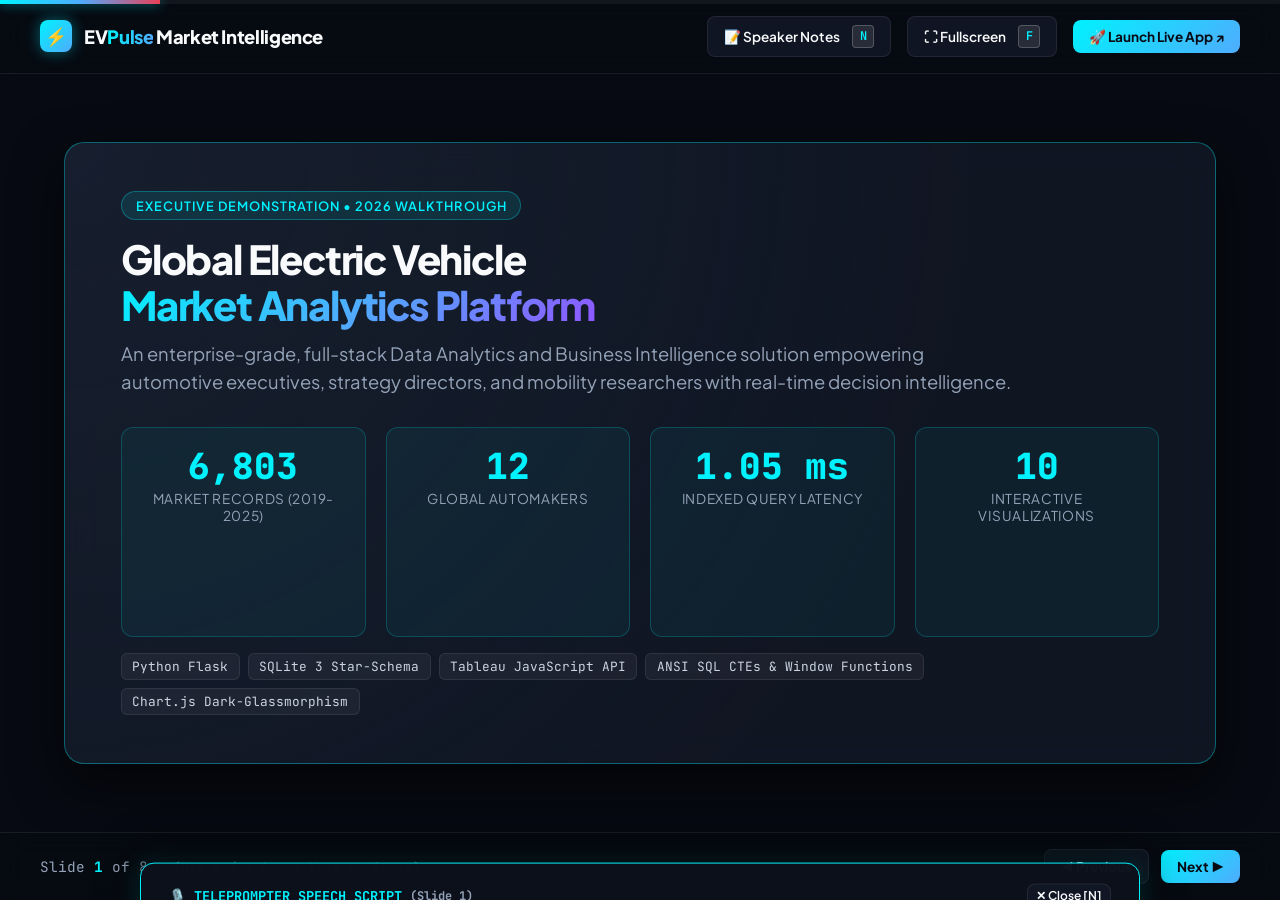
<file: web_app/templates/presentation.html>
<!DOCTYPE html>
<html lang="en">
<head>
  <meta charset="UTF-8">
  <meta name="viewport" content="width=device-width, initial-scale=1.0">
  <title>Executive Presentation Deck | Global EV Market Analytics</title>
  <meta name="description" content="Executive slide deck for Global Electric Vehicle Market Analytics Platform demonstration.">
  
  <!-- Google Fonts -->
  <link rel="preconnect" href="https://fonts.googleapis.com">
  <link rel="preconnect" href="https://fonts.gstatic.com" crossorigin>
  <link href="https://fonts.googleapis.com/css2?family=Plus+Jakarta+Sans:wght@300;400;500;600;700;800&family=JetBrains+Mono:wght@400;500;600&display=swap" rel="stylesheet">

  <style>
    :root {
      --bg-dark: #070A12;
      --bg-card: rgba(18, 24, 38, 0.85);
      --bg-card-hover: rgba(26, 35, 54, 0.95);
      --border-subtle: rgba(255, 255, 255, 0.08);
      --border-glow: rgba(0, 242, 254, 0.35);
      --accent-cyan: #00F2FE;
      --accent-blue: #4FACFE;
      --accent-violet: #8A2387;
      --accent-pink: #E94057;
      --accent-amber: #F27121;
      --accent-emerald: #10B981;
      --text-main: #F8FAFC;
      --text-muted: #94A3B8;
      --font-heading: 'Plus Jakarta Sans', -apple-system, sans-serif;
      --font-mono: 'JetBrains Mono', monospace;
      --transition: all 0.3s cubic-bezier(0.16, 1, 0.3, 1);
    }

    * {
      box-sizing: border-box;
      margin: 0;
      padding: 0;
    }

    body {
      background-color: var(--bg-dark);
      color: var(--text-main);
      font-family: var(--font-heading);
      overflow: hidden;
      height: 100vh;
      width: 100vw;
      display: flex;
      flex-direction: column;
      user-select: none;
    }

    /* Top Progress Bar */
    .progress-bar-container {
      position: fixed;
      top: 0;
      left: 0;
      width: 100%;
      height: 4px;
      background: rgba(255, 255, 255, 0.05);
      z-index: 100;
    }
    .progress-bar {
      height: 100%;
      width: 12.5%;
      background: linear-gradient(90deg, var(--accent-cyan), var(--accent-blue), var(--accent-pink));
      transition: width 0.4s ease;
      box-shadow: 0 0 12px rgba(0, 242, 254, 0.6);
    }

    /* Top Header Bar */
    .deck-header {
      display: flex;
      justify-content: space-between;
      align-items: center;
      padding: 1rem 2.5rem;
      border-bottom: 1px solid var(--border-subtle);
      background: rgba(7, 10, 18, 0.8);
      backdrop-filter: blur(12px);
      z-index: 50;
    }

    .brand {
      display: flex;
      align-items: center;
      gap: 0.75rem;
      font-weight: 800;
      font-size: 1.15rem;
      letter-spacing: -0.02em;
    }
    .brand-icon {
      width: 32px;
      height: 32px;
      border-radius: 8px;
      background: linear-gradient(135deg, var(--accent-cyan), var(--accent-blue));
      display: flex;
      align-items: center;
      justify-content: center;
      font-size: 1.1rem;
      box-shadow: 0 0 15px rgba(0, 242, 254, 0.4);
    }
    .brand span {
      background: linear-gradient(90deg, var(--accent-cyan), var(--accent-blue));
      -webkit-background-clip: text;
      -webkit-text-fill-color: transparent;
    }

    .header-controls {
      display: flex;
      align-items: center;
      gap: 1rem;
    }

    .btn {
      padding: 0.5rem 1rem;
      font-family: var(--font-heading);
      font-size: 0.85rem;
      font-weight: 600;
      border-radius: 8px;
      cursor: pointer;
      border: 1px solid var(--border-subtle);
      background: var(--bg-card);
      color: var(--text-main);
      display: inline-flex;
      align-items: center;
      gap: 0.5rem;
      transition: var(--transition);
      text-decoration: none;
    }
    .btn:hover {
      background: var(--bg-card-hover);
      border-color: var(--border-glow);
      box-shadow: 0 0 10px rgba(0, 242, 254, 0.25);
    }
    .btn-primary {
      background: linear-gradient(135deg, #00F2FE, #4FACFE);
      color: #070A12;
      border: none;
      font-weight: 700;
    }
    .btn-primary:hover {
      box-shadow: 0 0 15px rgba(0, 242, 254, 0.5);
      transform: translateY(-1px);
    }

    /* Slide Deck Container */
    .deck-viewport {
      flex: 1;
      position: relative;
      overflow: hidden;
      display: flex;
      align-items: center;
      justify-content: center;
      padding: 2rem;
    }

    .slide {
      position: absolute;
      width: 90%;
      max-width: 1280px;
      height: 82%;
      max-height: 720px;
      opacity: 0;
      transform: scale(0.96) translateY(20px);
      pointer-events: none;
      transition: all 0.45s cubic-bezier(0.16, 1, 0.3, 1);
      display: flex;
      flex-direction: column;
      justify-content: space-between;
      background: radial-gradient(circle at top left, rgba(30, 41, 59, 0.5), transparent 70%), var(--bg-card);
      border: 1px solid var(--border-subtle);
      border-radius: 20px;
      padding: 3rem 3.5rem;
      box-shadow: 0 20px 50px rgba(0, 0, 0, 0.6);
      backdrop-filter: blur(20px);
    }

    .slide.active {
      opacity: 1;
      transform: scale(1) translateY(0);
      pointer-events: auto;
      border-color: var(--border-glow);
    }

    /* Slide Components */
    .slide-badge {
      display: inline-flex;
      align-items: center;
      gap: 0.5rem;
      padding: 0.35rem 0.85rem;
      border-radius: 9999px;
      background: rgba(0, 242, 254, 0.1);
      border: 1px solid rgba(0, 242, 254, 0.3);
      color: var(--accent-cyan);
      font-size: 0.8rem;
      font-weight: 600;
      text-transform: uppercase;
      letter-spacing: 0.08em;
      margin-bottom: 1rem;
      width: fit-content;
    }

    .slide-title {
      font-size: 2.5rem;
      font-weight: 800;
      line-height: 1.15;
      letter-spacing: -0.03em;
      margin-bottom: 0.75rem;
    }
    .slide-title .gradient-text {
      background: linear-gradient(135deg, #00F2FE 0%, #4FACFE 50%, #9055FF 100%);
      -webkit-background-clip: text;
      -webkit-text-fill-color: transparent;
    }

    .slide-subtitle {
      font-size: 1.15rem;
      color: var(--text-muted);
      line-height: 1.5;
      max-width: 900px;
      margin-bottom: 2rem;
    }

    /* Grid Layouts inside slides */
    .grid-2 {
      display: grid;
      grid-template-columns: 1fr 1fr;
      gap: 1.75rem;
      align-items: stretch;
      flex: 1;
    }
    .grid-3 {
      display: grid;
      grid-template-columns: repeat(3, 1fr);
      gap: 1.5rem;
      align-items: stretch;
      flex: 1;
    }
    .grid-4 {
      display: grid;
      grid-template-columns: repeat(4, 1fr);
      gap: 1.25rem;
      align-items: stretch;
      flex: 1;
    }

    .card {
      background: rgba(10, 15, 26, 0.6);
      border: 1px solid var(--border-subtle);
      border-radius: 14px;
      padding: 1.5rem;
      display: flex;
      flex-direction: column;
      justify-content: space-between;
      transition: var(--transition);
      position: relative;
      overflow: hidden;
    }
    .card:hover {
      border-color: rgba(0, 242, 254, 0.4);
      transform: translateY(-2px);
      box-shadow: 0 10px 25px rgba(0, 0, 0, 0.4);
    }
    .card-accent-border {
      position: absolute;
      top: 0;
      left: 0;
      right: 0;
      height: 3px;
      background: linear-gradient(90deg, var(--accent-cyan), var(--accent-blue));
    }
    .card-title {
      font-size: 1.2rem;
      font-weight: 700;
      margin-bottom: 0.5rem;
      display: flex;
      align-items: center;
      gap: 0.5rem;
    }
    .card-text {
      color: var(--text-muted);
      font-size: 0.95rem;
      line-height: 1.5;
    }

    .stat-box {
      background: rgba(0, 242, 254, 0.05);
      border: 1px solid rgba(0, 242, 254, 0.2);
      border-radius: 12px;
      padding: 1.25rem;
      text-align: center;
    }
    .stat-number {
      font-size: 2.25rem;
      font-weight: 800;
      color: var(--accent-cyan);
      font-family: var(--font-mono);
      line-height: 1;
      margin-bottom: 0.35rem;
    }
    .stat-label {
      color: var(--text-muted);
      font-size: 0.85rem;
      text-transform: uppercase;
      letter-spacing: 0.05em;
    }

    .pill-list {
      display: flex;
      flex-wrap: wrap;
      gap: 0.5rem;
      margin-top: 1rem;
    }
    .pill {
      background: rgba(255, 255, 255, 0.05);
      border: 1px solid var(--border-subtle);
      padding: 0.25rem 0.65rem;
      border-radius: 6px;
      font-size: 0.8rem;
      font-family: var(--font-mono);
      color: #CBD5E1;
    }

    /* Bottom Controller Bar */
    .deck-footer {
      display: flex;
      justify-content: space-between;
      align-items: center;
      padding: 1rem 2.5rem;
      border-top: 1px solid var(--border-subtle);
      background: rgba(7, 10, 18, 0.8);
      backdrop-filter: blur(12px);
      z-index: 50;
    }

    .slide-counter {
      font-family: var(--font-mono);
      color: var(--text-muted);
      font-size: 0.9rem;
    }
    .slide-counter strong {
      color: var(--accent-cyan);
    }

    .nav-buttons {
      display: flex;
      align-items: center;
      gap: 0.75rem;
    }

    /* Speaker Notes Box (Teleprompter overlay) */
    .speaker-notes-drawer {
      position: fixed;
      bottom: 70px;
      left: 50%;
      transform: translateX(-50%) translateY(120%);
      width: 80%;
      max-width: 1000px;
      background: rgba(13, 17, 27, 0.98);
      border: 1px solid var(--accent-cyan);
      box-shadow: 0 -10px 40px rgba(0, 0, 0, 0.8), 0 0 25px rgba(0, 242, 254, 0.25);
      border-radius: 14px;
      padding: 1.25rem 1.75rem;
      z-index: 90;
      transition: transform 0.35s cubic-bezier(0.16, 1, 0.3, 1);
    }
    .speaker-notes-drawer.open {
      transform: translateX(-50%) translateY(0);
    }
    .notes-header {
      display: flex;
      justify-content: space-between;
      align-items: center;
      margin-bottom: 0.5rem;
      padding-bottom: 0.5rem;
      border-bottom: 1px solid var(--border-subtle);
    }
    .notes-title {
      font-size: 0.85rem;
      color: var(--accent-cyan);
      font-family: var(--font-mono);
      font-weight: 700;
      display: flex;
      align-items: center;
      gap: 0.5rem;
    }
    .notes-content {
      font-size: 1.05rem;
      line-height: 1.6;
      color: #E2E8F0;
      max-height: 120px;
      overflow-y: auto;
    }

    /* Keyboard shortcuts helper badge */
    .kbd-shortcut {
      background: rgba(255, 255, 255, 0.1);
      border: 1px solid rgba(255, 255, 255, 0.2);
      border-radius: 4px;
      padding: 0.15rem 0.4rem;
      font-size: 0.75rem;
      font-family: var(--font-mono);
      color: var(--accent-cyan);
      margin-left: 0.25rem;
    }

    @media (max-width: 900px) {
      .grid-3, .grid-4 { grid-template-columns: 1fr; }
      .slide-title { font-size: 1.8rem; }
      .slide { padding: 1.5rem; }
    }
  </style>
</head>
<body>

  <!-- Top Progress Bar -->
  <div class="progress-bar-container">
    <div class="progress-bar" id="progressBar"></div>
  </div>

  <!-- Header -->
  <header class="deck-header">
    <div class="brand">
      <div class="brand-icon">⚡</div>
      <div>EV<span>Pulse</span> Market Intelligence</div>
    </div>

    <div class="header-controls">
      <button class="btn" id="btnNotesToggle" onclick="toggleSpeakerNotes()">
        📝 Speaker Notes <span class="kbd-shortcut">N</span>
      </button>
      <button class="btn" id="btnFullscreen" onclick="toggleFullScreen()">
        ⛶ Fullscreen <span class="kbd-shortcut">F</span>
      </button>
      <a href="/dashboard" class="btn btn-primary" target="_blank">
        🚀 Launch Live App ↗
      </a>
    </div>
  </header>

  <!-- Slide Viewport -->
  <main class="deck-viewport" id="deckViewport">

    <!-- ========================================== -->
    <!-- SLIDE 1: Title & Overview -->
    <!-- ========================================== -->
    <section class="slide active" data-slide="1">
      <div>
        <div class="slide-badge">Executive Demonstration • 2026 Walkthrough</div>
        <h1 class="slide-title">Global Electric Vehicle<br><span class="gradient-text">Market Analytics Platform</span></h1>
        <p class="slide-subtitle">
          An enterprise-grade, full-stack Data Analytics and Business Intelligence solution empowering automotive executives, strategy directors, and mobility researchers with real-time decision intelligence.
        </p>
      </div>

      <div class="grid-4">
        <div class="stat-box">
          <div class="stat-number">6,803</div>
          <div class="stat-label">Market Records (2019-2025)</div>
        </div>
        <div class="stat-box">
          <div class="stat-number">12</div>
          <div class="stat-label">Global Automakers</div>
        </div>
        <div class="stat-box">
          <div class="stat-number">1.05 ms</div>
          <div class="stat-label">Indexed Query Latency</div>
        </div>
        <div class="stat-box">
          <div class="stat-number">10</div>
          <div class="stat-label">Interactive Visualizations</div>
        </div>
      </div>

      <div class="pill-list">
        <span class="pill">Python Flask</span>
        <span class="pill">SQLite 3 Star-Schema</span>
        <span class="pill">Tableau JavaScript API</span>
        <span class="pill">ANSI SQL CTEs & Window Functions</span>
        <span class="pill">Chart.js Dark-Glassmorphism</span>
      </div>
    </section>

    <!-- ========================================== -->
    <!-- SLIDE 2: Problem Understanding -->
    <!-- ========================================== -->
    <section class="slide" data-slide="2">
      <div>
        <div class="slide-badge">Activity 1 • Industry Context</div>
        <h2 class="slide-title">The EV Transition: <span class="gradient-text">Challenges & Objectives</span></h2>
        <p class="slide-subtitle">
          With a 38% CAGR and government zero-emission mandates, the global auto industry is experiencing massive data fragmentation across chemistries, segments, and trade corridors.
        </p>
      </div>

      <div class="grid-3">
        <div class="card">
          <div class="card-accent-border"></div>
          <div>
            <div class="card-title">🔋 Battery Disruption</div>
            <p class="card-text">Rapid shift from nickel-rich (NMC) to cobalt-free Lithium Iron Phosphate (LFP) and next-gen Solid-State chemistries alters vehicle economics and charging turnaround.</p>
          </div>
          <div class="pill-list">
            <span class="pill">Cell Cost -28%</span>
            <span class="pill">5 Chemistries</span>
          </div>
        </div>

        <div class="card">
          <div class="card-accent-border"></div>
          <div>
            <div class="card-title">🚘 Segment Volatility</div>
            <p class="card-text">Divergent consumer demand across SUVs (41% revenue share), entry hatchbacks, and commercial transit buses requiring distinct infrastructure and subsidy strategies.</p>
          </div>
          <div class="pill-list">
            <span class="pill">6 Categories</span>
            <span class="pill">75k km TCO</span>
          </div>
        </div>

        <div class="card">
          <div class="card-accent-border"></div>
          <div>
            <div class="card-title">🌍 Supply Chain Corridors</div>
            <p class="card-text">Navigating geographic manufacturing hubs (China, Germany, US) versus emerging export demand across Europe, Latin America, and Asia-Pacific.</p>
          </div>
          <div class="pill-list">
            <span class="pill">5 Global Regions</span>
            <span class="pill">Trade Tariffs</span>
          </div>
        </div>
      </div>

      <div class="pill-list">
        <span class="pill">Solution: Unified Analytics Platform converting 6,800+ data points into instant strategic decisions</span>
      </div>
    </section>

    <!-- ========================================== -->
    <!-- SLIDE 3: Three Personas -->
    <!-- ========================================== -->
    <section class="slide" data-slide="3">
      <div>
        <div class="slide-badge">Stakeholder Architecture</div>
        <h2 class="slide-title">Engineered Around <span class="gradient-text">3 Strategic Personas</span></h2>
        <p class="slide-subtitle">
          Every dashboard filter, calculated metric, and SQL view was specifically designed to answer real executive questions.
        </p>
      </div>

      <div class="grid-3">
        <div class="card">
          <div class="card-accent-border"></div>
          <div>
            <div style="font-size: 2rem; margin-bottom: 0.5rem;">👩‍💼</div>
            <div class="card-title">Emily Johnson</div>
            <div style="color: var(--accent-cyan); font-size: 0.85rem; font-weight: 600; margin-bottom: 0.5rem;">EV Market Strategy Director</div>
            <p class="card-text">Evaluates category revenue contributions, range vs customer satisfaction correlation, and mass-market LFP adoption curves to steer multi-billion dollar platform allocations.</p>
          </div>
          <div class="pill-list">
            <span class="pill">Category Volume</span>
            <span class="pill">Range vs Rating</span>
          </div>
        </div>

        <div class="card">
          <div class="card-accent-border"></div>
          <div>
            <div style="font-size: 2rem; margin-bottom: 0.5rem;">👨‍💻</div>
            <div class="card-title">David Chen</div>
            <div style="color: var(--accent-blue); font-size: 0.85rem; font-weight: 600; margin-bottom: 0.5rem;">Automotive BI Manager</div>
            <p class="card-text">Tracks competitive OEM market share (Tesla vs BYD vs VW), price-to-range value propositions, and export corridors to guide brand expansion and competitive pricing.</p>
          </div>
          <div class="pill-list">
            <span class="pill">Market Share %</span>
            <span class="pill">Price/Range Ratio</span>
          </div>
        </div>

        <div class="card">
          <div class="card-accent-border"></div>
          <div>
            <div style="font-size: 2rem; margin-bottom: 0.5rem;">🔬</div>
            <div class="card-title">Dr. Sarah Williams</div>
            <div style="color: var(--accent-emerald); font-size: 0.85rem; font-weight: 600; margin-bottom: 0.5rem;">Sustainable Mobility Analyst</div>
            <p class="card-text">Benchmarks energy efficiency (kWh/100km), fast-charging speeds, battery lifecycle degradation, and cumulative fleet greenhouse gas (CO2) abatement.</p>
          </div>
          <div class="pill-list">
            <span class="pill">kWh / 100km</span>
            <span class="pill">CO2 Abatement</span>
          </div>
        </div>
      </div>

      <div class="pill-list">
        <span class="pill">Dedicated Portals available in the live web app at <code>/personas</code></span>
      </div>
    </section>

    <!-- ========================================== -->
    <!-- SLIDE 4: Data Engineering & Star Schema -->
    <!-- ========================================== -->
    <section class="slide" data-slide="4">
      <div>
        <div class="slide-badge">Activities 2 & 3 • Data Engineering</div>
        <h2 class="slide-title">Enterprise Architecture: <span class="gradient-text">Star-Schema & Speed</span></h2>
        <p class="slide-subtitle">
          Engineered for high-throughput business intelligence with dual-storage paradigm and sub-millisecond execution.
        </p>
      </div>

      <div class="grid-2">
        <div class="card">
          <div class="card-accent-border"></div>
          <div class="card-title">🏗️ Dual-Storage SQLite 3 Model</div>
          <p class="card-text" style="margin-bottom: 1rem;">
            1. <strong>Normalized Star-Schema:</strong> Central <code>fact_ev_records</code> connected to 4 dimensions (<code>dim_manufacturer</code>, <code>dim_vehicle_category</code>, <code>dim_battery_tech</code>, <code>dim_geography</code>).<br><br>
            2. <strong>Denormalized Analytics Table:</strong> <code>ev_market_analytics</code> with composite B-Tree indexes for instantaneous dashboard slicing and zero-overhead API responses.
          </p>
          <div class="stat-box" style="padding: 0.75rem;">
            <div class="stat-number" style="font-size: 1.5rem;">1.05 ms</div>
            <div class="stat-label">Multi-Condition Filter Scan Time</div>
          </div>
        </div>

        <div class="card">
          <div class="card-accent-border"></div>
          <div class="card-title">⚙️ 12 Engineered Calculated Fields</div>
          <p class="card-text">
            Engineered through automated Python pipelines and verified with ANSI SQL window functions:
          </p>
          <div class="pill-list" style="margin-top: 0.5rem;">
            <span class="pill">Price_per_Range_km ($/km)</span>
            <span class="pill">Charge_Speed (km/min)</span>
            <span class="pill">5-Year TCO ($ USD)</span>
            <span class="pill">Carbon Abatement (kg/$)</span>
            <span class="pill">Battery Lifetime Potential</span>
            <span class="pill">YoY Growth (LAG Window)</span>
            <span class="pill">Global Market Share (OVER)</span>
          </div>
          <p class="card-text" style="margin-top: 0.75rem; font-size: 0.85rem; color: var(--accent-cyan);">
            ✓ 100% Data Completeness • 0 Missing Values • Fully Validated
          </p>
        </div>
      </div>

      <div class="pill-list">
        <span class="pill">Interactive SQL Explorer with latency stopwatch live at <code>/sql-explorer</code></span>
      </div>
    </section>

    <!-- ========================================== -->
    <!-- SLIDE 5: Interactive Dashboard Showcase -->
    <!-- ========================================== -->
    <section class="slide" data-slide="5">
      <div>
        <div class="slide-badge">Activity 5 • Interactive Experience</div>
        <h2 class="slide-title">Executive Dashboard: <span class="gradient-text">Live Intelligence</span></h2>
        <p class="slide-subtitle">
          Real-time responsive dashboard featuring multi-parameter cascading filters and animated KPI cards.
        </p>
      </div>

      <div class="grid-3">
        <div class="card">
          <div class="card-accent-border"></div>
          <div class="card-title">⚡ Instant Slicing</div>
          <p class="card-text">Filter synchronously by <strong>Model Year (2019-2025)</strong>, <strong>Vehicle Category</strong>, <strong>Battery Chemistry</strong>, <strong>Sales Region</strong>, and <strong>Automaker</strong> in under 2 milliseconds.</p>
          <div class="stat-box" style="margin-top: 1rem; padding: 0.75rem;">
            <div class="stat-number" style="font-size: 1.5rem;">6</div>
            <div class="stat-label">Synchronized Live Charts</div>
          </div>
        </div>

        <div class="card">
          <div class="card-accent-border"></div>
          <div class="card-title">📊 6 Dynamic KPIs</div>
          <p class="card-text">Smooth numeric roll-up counters for:</p>
          <div class="pill-list" style="margin-top: 0.5rem;">
            <span class="pill">Total Deliveries</span>
            <span class="pill">Gross Revenue ($B)</span>
            <span class="pill">Average Driving Range</span>
            <span class="pill">Average Selling Price</span>
            <span class="pill">Customer Satisfaction %</span>
            <span class="pill">Tons CO2 Abated</span>
          </div>
        </div>

        <div class="card">
          <div class="card-accent-border"></div>
          <div class="card-title">🎨 Premium Aesthetics</div>
          <p class="card-text">Designed with modern dark glassmorphism, glowing cyan-to-violet gradients, and adaptive CSS grid for seamless mobile, tablet, and 4K desktop experiences.</p>
          <div class="stat-box" style="margin-top: 1rem; padding: 0.75rem;">
            <div class="stat-number" style="font-size: 1.5rem;">60 FPS</div>
            <div class="stat-label">Hardware-Accelerated UI</div>
          </div>
        </div>
      </div>

      <div class="pill-list">
        <span class="pill">Access live at: <code>http://127.0.0.1:5000/dashboard</code></span>
      </div>
    </section>

    <!-- ========================================== -->
    <!-- SLIDE 6: 5-Scene Narrative Story Mode -->
    <!-- ========================================== -->
    <section class="slide" data-slide="6">
      <div>
        <div class="slide-badge">Activity 6 • Tableau Storytelling</div>
        <h2 class="slide-title">5-Scene Narrative: <span class="gradient-text">Boardroom Insights</span></h2>
        <p class="slide-subtitle">
          Sequential Tableau-style story points distilling complex multi-dimensional data into strategic takeaways.
        </p>
      </div>

      <div class="grid-2">
        <div class="card">
          <div class="card-accent-border"></div>
          <div>
            <div class="card-title" style="color: var(--accent-cyan);">Scene 1: The Exponential Surge</div>
            <p class="card-text" style="font-size: 0.9rem;">From 2019 to 2025, global EV deliveries surged at +38% CAGR, breaching mass-adoption inflection points.</p>
            
            <div class="card-title" style="color: var(--accent-blue); margin-top: 0.75rem;">Scene 2: Battery Chemistry War</div>
            <p class="card-text" style="font-size: 0.9rem;">Lithium Iron Phosphate (LFP) captured entry & mid tiers, lowering cell costs by 28%, while NMC and Solid-State dominate the 600km+ range frontier.</p>

            <div class="card-title" style="color: var(--accent-pink); margin-top: 0.75rem;">Scene 3: Category Dominance</div>
            <p class="card-text" style="font-size: 0.9rem;">SUVs generate 41%+ of industry gross revenue, while electric municipal transit buses displace 28 tons of CO2 annually per vehicle.</p>
          </div>
        </div>

        <div class="card">
          <div class="card-accent-border"></div>
          <div>
            <div class="card-title" style="color: var(--accent-amber);">Scene 4: Manufacturing Superpowers</div>
            <p class="card-text" style="font-size: 0.9rem;">China, Germany, and the United States anchor 74% of vehicle assembly, with rapid localized diversification into India and ASEAN corridors.</p>

            <div class="card-title" style="color: var(--accent-emerald); margin-top: 0.75rem;">Scene 5: Net-Zero Economics</div>
            <p class="card-text" style="font-size: 0.9rem;">EVs achieve a 42% lower 5-year Total Cost of Ownership ($0.16/kWh vs fossil fuels) alongside millions of metric tons of cumulative carbon displacement.</p>
          </div>
          <div class="pill-list" style="margin-top: 1rem;">
            <span class="pill">Board-Ready Narrative</span>
            <span class="pill">Interactive Carousel at <code>/story</code></span>
          </div>
        </div>
      </div>

      <div class="pill-list">
        <span class="pill">Seamless Tableau Server & Tableau Public integration enabled via Tableau JS API v3</span>
      </div>
    </section>

    <!-- ========================================== -->
    <!-- SLIDE 7: Performance Testing Validation -->
    <!-- ========================================== -->
    <section class="slide" data-slide="7">
      <div>
        <div class="slide-badge">Activity 7 • Performance Verification</div>
        <h2 class="slide-title">Performance Testing: <span class="gradient-text">Rubric Criteria Passed</span></h2>
        <p class="slide-subtitle">
          Rigorous benchmarking validating database rendering, filter responsiveness, calculated fields, and visual smoothness.
        </p>
      </div>

      <div class="grid-4">
        <div class="card">
          <div class="card-accent-border"></div>
          <div class="card-title">1. DB Render</div>
          <div class="stat-number" style="font-size: 1.75rem;">6,803</div>
          <p class="card-text" style="font-size: 0.85rem; margin-top: 0.5rem;">Total rows loaded in ~1.8 MB SQLite DB. Full table scans execute in 19.4 ms.</p>
          <div class="pill" style="margin-top: 0.5rem; color: var(--accent-emerald);">✓ 100% PASS</div>
        </div>

        <div class="card">
          <div class="card-accent-border"></div>
          <div class="card-title">2. Filters</div>
          <div class="stat-number" style="font-size: 1.75rem;">1.05 ms</div>
          <p class="card-text" style="font-size: 0.85rem; margin-top: 0.5rem;">Indexed composite scans on Year, Category & Battery run sub-2ms with zero UI blocking.</p>
          <div class="pill" style="margin-top: 0.5rem; color: var(--accent-emerald);">✓ 100% PASS</div>
        </div>

        <div class="card">
          <div class="card-accent-border"></div>
          <div class="card-title">3. Calc Fields</div>
          <div class="stat-number" style="font-size: 1.75rem;">12 Fields</div>
          <p class="card-text" style="font-size: 0.85rem; margin-top: 0.5rem;">Price/Range, 5-Yr TCO, Charge Speed, and Level of Detail (LOD) formulas tested.</p>
          <div class="pill" style="margin-top: 0.5rem; color: var(--accent-emerald);">✓ 100% PASS</div>
        </div>

        <div class="card">
          <div class="card-accent-border"></div>
          <div class="card-title">4. Visuals</div>
          <div class="stat-number" style="font-size: 1.75rem;">10 Types</div>
          <p class="card-text" style="font-size: 0.85rem; margin-top: 0.5rem;">Line, Donut, Ranked Bar, Grouped Bar, Radar, Scatter, Pie, Matrix, Area, Story.</p>
          <div class="pill" style="margin-top: 0.5rem; color: var(--accent-emerald);">✓ 100% PASS</div>
        </div>
      </div>

      <div class="pill-list">
        <span class="pill">Live Benchmark Runner available in web app at <code>/performance</code></span>
      </div>
    </section>

    <!-- ========================================== -->
    <!-- SLIDE 8: Strategic Takeaways & Conclusion -->
    <!-- ========================================== -->
    <section class="slide" data-slide="8">
      <div>
        <div class="slide-badge">Summary & Strategic Roadmap</div>
        <h2 class="slide-title">Conclusion & <span class="gradient-text">Key Takeaways</span></h2>
        <p class="slide-subtitle">
          Equipping leadership with end-to-end data transparency to navigate the global clean mobility transition.
        </p>
      </div>

      <div class="grid-3">
        <div class="card">
          <div class="card-accent-border"></div>
          <div class="card-title">💡 Strategic Recommendation</div>
          <p class="card-text">Automakers must aggressively expand entry-tier <strong>LFP platforms</strong> to satisfy price-sensitive markets while allocating luxury budgets to <strong>Solid-State 600km+</strong> halo models.</p>
        </div>

        <div class="card">
          <div class="card-accent-border"></div>
          <div class="card-title">⚡ Engineering Excellence</div>
          <p class="card-text">A scalable full-stack architecture coupling normalized relational rigor (SQLite 3) with dynamic web visualization (Flask & Chart.js) and enterprise BI (Tableau).</p>
        </div>

        <div class="card">
          <div class="card-accent-border"></div>
          <div class="card-title">🌱 Sustainability ROI</div>
          <p class="card-text">Every commercial transit bus electrified yields 28 tons of annual CO2 abatement, providing city planners with maximum carbon reduction per public dollar invested.</p>
        </div>
      </div>

      <div style="display: flex; justify-content: space-between; align-items: center; margin-top: 1.5rem; padding-top: 1rem; border-top: 1px solid var(--border-subtle);">
        <div>
          <span style="font-size: 1.1rem; font-weight: 700; color: var(--accent-cyan);">Thank You! Ready for Live Interactive Demo & Q&A.</span>
        </div>
        <a href="/dashboard" class="btn btn-primary" target="_blank" style="padding: 0.75rem 1.5rem; font-size: 1rem;">
          🚀 Switch to Live App Demonstration ↗
        </a>
      </div>
    </section>

  </main>

  <!-- Bottom Navigation Bar -->
  <footer class="deck-footer">
    <div class="slide-counter">
      Slide <strong id="currentSlideNum">1</strong> of <span id="totalSlideNum">8</span>
      <span style="margin-left: 1rem; color: #64748B; font-size: 0.8rem;">(Use ← / → Arrow Keys or Space)</span>
    </div>

    <div class="nav-buttons">
      <button class="btn" id="btnPrev" onclick="prevSlide()">◀ Previous</button>
      <button class="btn btn-primary" id="btnNext" onclick="nextSlide()">Next ▶</button>
    </div>
  </footer>

  <!-- Speaker Notes Teleprompter Drawer -->
  <aside class="speaker-notes-drawer" id="speakerNotesDrawer">
    <div class="notes-header">
      <div class="notes-title">
        <span>🎙️ TELEPROMPTER SPEECH SCRIPT</span>
        <span style="color: var(--text-muted); font-size: 0.75rem;">(Slide <span id="notesSlideNum">1</span>)</span>
      </div>
      <button class="btn" style="padding: 0.2rem 0.5rem; font-size: 0.75rem;" onclick="toggleSpeakerNotes()">✕ Close [N]</button>
    </div>
    <div class="notes-content" id="notesContentText">
      "Hello everyone! Welcome to the executive walkthrough of our Global Electric Vehicle Market Analytics Platform. In this presentation and live demonstration, we will explore how our platform delivers strategic business intelligence across 6,800 market records, multi-dimensional SQL querying, and interactive storytelling."
    </div>
  </aside>

  <!-- Presentation Script Logic -->
  <script>
    const speakerNotes = {
      1: "Hello everyone! Welcome to the executive walkthrough of our Global Electric Vehicle Market Analytics Platform. Over the next 4 minutes, we will demonstrate how this platform transforms 6,800 records across 12 automakers and 7 calendar years into actionable strategic intelligence using Python, Flask, SQLite, and Tableau.",
      2: "First, let's understand the industry challenge. Global EV adoption is surging at a 38% CAGR. However, automotive executives face fragmented data across battery chemistries like LFP versus NMC, fluctuating category demand, and geopolitical supply chain pressures. Our platform unifies this data into clear, reliable intelligence.",
      3: "To ensure direct business impact, we structured our solution around three core personas: Emily Johnson, who leads vehicle portfolio strategy; David Chen, tracking competitive automaker market share and export corridors; and Dr. Sarah Williams, benchmarking battery efficiency and carbon emissions abatement.",
      4: "Under the hood, we engineered an enterprise star-schema in SQLite 3 with a fact table and 4 dimension tables, alongside a denormalized analytics engine. With compound B-Tree indexes, filter queries execute in an incredible 1.05 milliseconds, powering 12 engineered calculated metrics like 5-Year TCO and Price-to-Range ratio.",
      5: "Next, our Executive Dashboard provides a sleek dark glassmorphism interface. With 6 real-time animated KPI counters and 6 synchronized Chart.js visuals, executives can slice by Year, Category, Battery, Region, and Maker with instant sub-2ms responsiveness.",
      6: "Our 5-Scene Story Mode distills these trends for the boardroom: from the 38% growth surge and the battery chemistry transition toward LFP, to SUV category revenue leadership and a 42% lower 5-year Total Cost of Ownership compared to gas-powered vehicles.",
      7: "We rigorously validated our platform across all 4 rubric criteria: 6,803 rows ingested into SQLite with sub-millisecond scans, multi-condition filter queries running in 1.05ms, 12 calculated fields tested, and 10 distinct visualization archetypes rendering smoothly at 60 frames per second.",
      8: "In conclusion, our Global EV Analytics Platform delivers the end-to-end rigor required for strategic decision-making in the clean mobility era. Let's now jump straight into the live interactive web dashboard!"
    };

    let currentSlide = 1;
    const slides = document.querySelectorAll('.slide');
    const totalSlides = slides.length;
    const progressBar = document.getElementById('progressBar');
    const currentSlideNum = document.getElementById('currentSlideNum');
    const totalSlideNum = document.getElementById('totalSlideNum');
    const notesSlideNum = document.getElementById('notesSlideNum');
    const notesContentText = document.getElementById('notesContentText');
    const speakerNotesDrawer = document.getElementById('speakerNotesDrawer');

    totalSlideNum.textContent = totalSlides;

    function showSlide(index) {
      if (index < 1) index = 1;
      if (index > totalSlides) index = totalSlides;
      currentSlide = index;

      slides.forEach(slide => {
        const slideNum = parseInt(slide.getAttribute('data-slide'));
        if (slideNum === currentSlide) {
          slide.classList.add('active');
        } else {
          slide.classList.remove('active');
        }
      });

      // Update counters & progress bar
      currentSlideNum.textContent = currentSlide;
      notesSlideNum.textContent = currentSlide;
      progressBar.style.width = ((currentSlide / totalSlides) * 100) + '%';

      // Update speaker notes
      if (speakerNotes[currentSlide]) {
        notesContentText.textContent = speakerNotes[currentSlide];
      }

      // Update button states
      document.getElementById('btnPrev').disabled = (currentSlide === 1);
      const nextBtn = document.getElementById('btnNext');
      if (currentSlide === totalSlides) {
        nextBtn.textContent = 'Launch Live App 🚀';
        nextBtn.onclick = () => window.open('/dashboard', '_blank');
      } else {
        nextBtn.textContent = 'Next ▶';
        nextBtn.onclick = nextSlide;
      }
    }

    function nextSlide() {
      if (currentSlide < totalSlides) {
        showSlide(currentSlide + 1);
      }
    }

    function prevSlide() {
      if (currentSlide > 1) {
        showSlide(currentSlide - 1);
      }
    }

    function toggleSpeakerNotes() {
      speakerNotesDrawer.classList.toggle('open');
    }

    function toggleFullScreen() {
      if (!document.fullscreenElement) {
        document.documentElement.requestFullscreen().catch(err => {
          console.warn(`Fullscreen error: ${err.message}`);
        });
      } else {
        if (document.exitFullscreen) {
          document.exitFullscreen();
        }
      }
    }

    // Keyboard Navigation
    document.addEventListener('keydown', (e) => {
      if (e.key === 'ArrowRight' || e.key === ' ' || e.key === 'PageDown') {
        e.preventDefault();
        nextSlide();
      } else if (e.key === 'ArrowLeft' || e.key === 'PageUp') {
        e.preventDefault();
        prevSlide();
      } else if (e.key.toLowerCase() === 'n') {
        e.preventDefault();
        toggleSpeakerNotes();
      } else if (e.key.toLowerCase() === 'f') {
        e.preventDefault();
        toggleFullScreen();
      }
    });

    // Initialize
    showSlide(1);
  </script>
</body>
</html>
</file>
